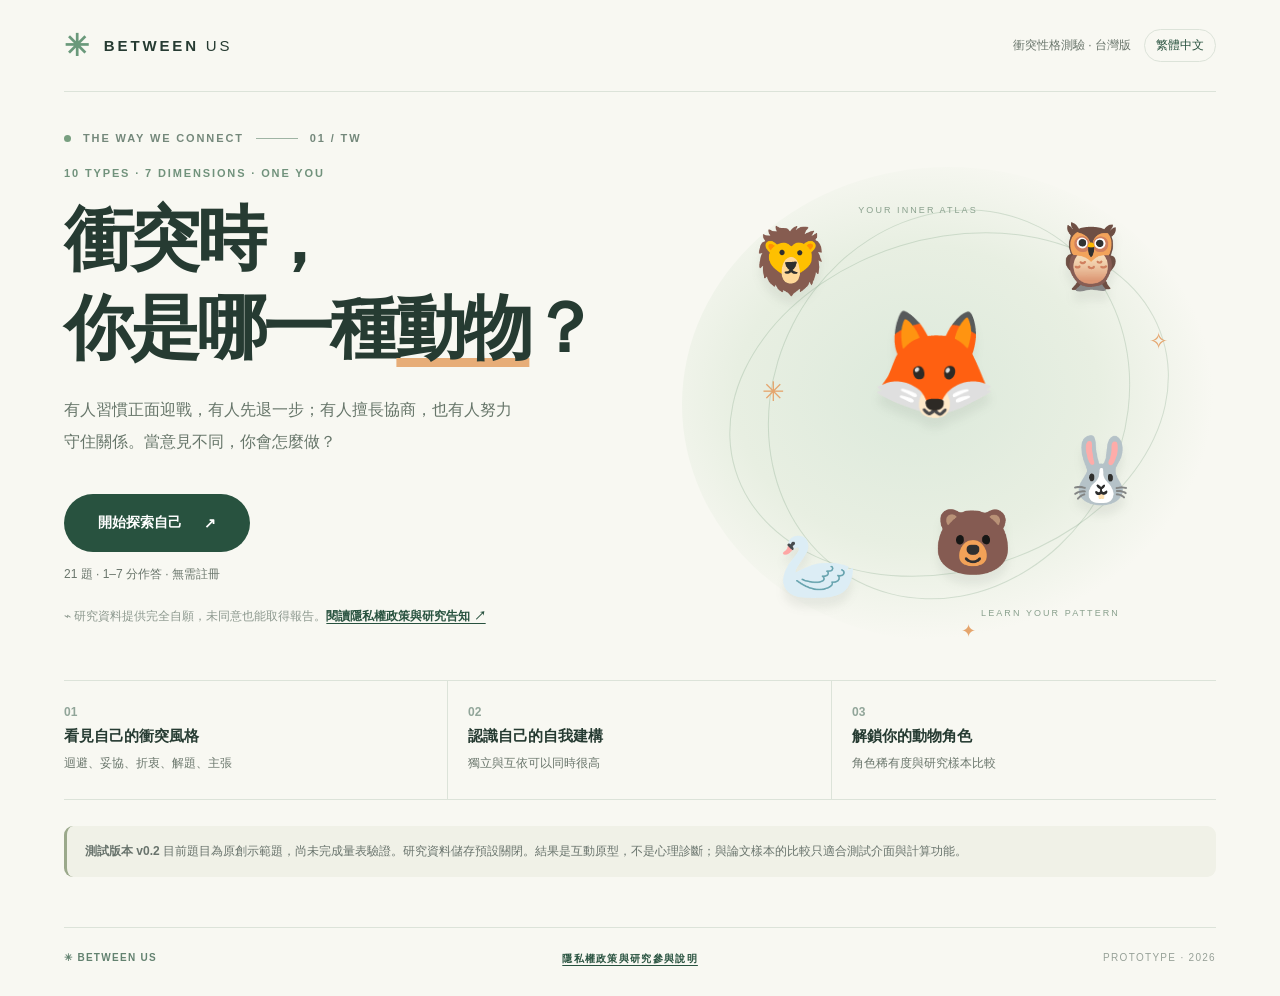
<file: index.html>
<!doctype html>
<html lang="zh-Hant-TW">
<head>
  <meta charset="utf-8" />
  <meta name="viewport" content="width=device-width, initial-scale=1" />
  <meta name="theme-color" content="#f7f7f1" />
  <meta name="description" content="認識你的衝突應對方式：十種動物角色、五種談判風格與兩種自我建構。" />
  <title>Between Us｜衝突時，你是哪一種動物？</title>
  <link rel="stylesheet" href="./styles.css" />
</head>
<body>
  <div class="page-shell">
    <header class="topbar" aria-label="網站導覽">
      <button type="button" id="brand-btn" class="brand" aria-label="回到首頁">
        <span class="brand-mark">✳</span>
        <span>BETWEEN <span class="brand-em">US</span></span>
      </button>
      <span class="topbar-note">衝突性格測驗 · 台灣版 <span class="language-chip">繁體中文</span></span>
    </header>

    <main id="main">
      <section class="screen home" id="screen-home" aria-labelledby="hero-title">
        <div class="eyebrow"><span class="eyebrow-dot"></span> THE WAY WE CONNECT <span class="eyebrow-line"></span> 01 / TW</div>
        <div class="hero-layout">
          <div class="hero-copy">
            <p class="overline">10 TYPES · 7 DIMENSIONS · ONE YOU</p>
            <h1 id="hero-title">衝突時，<br />你是哪一種<span class="underline-sketch">動物</span>？</h1>
            <p class="hero-description">有人習慣正面迎戰，有人先退一步；有人擅長協商，也有人努力守住關係。當意見不同，你會怎麼做？</p>
            <div class="hero-actions">
              <button id="start-btn" class="btn btn-primary btn-large" type="button">開始探索自己 <span aria-hidden="true">↗</span></button>
              <span class="tiny-detail">21 題 · 1–7 分作答 · 無需註冊</span>
            </div>
            <p class="privacy-note">⌁ 研究資料提供完全自願，未同意也能取得報告。<a class="policy-link" href="./privacy.html" target="_blank" rel="noopener">閱讀隱私權政策與研究告知 ↗</a></p>
          </div>
          <div class="hero-art" aria-hidden="true">
            <div class="art-orbit orbit-one"></div><div class="art-orbit orbit-two"></div>
            <span class="art-star star-one">✳</span><span class="art-star star-two">✧</span><span class="art-star star-three">✦</span>
            <span class="animal animal-fox">🦊</span><span class="animal animal-lion">🦁</span>
            <span class="animal animal-owl">🦉</span><span class="animal animal-rabbit">🐰</span>
            <span class="animal animal-swan">🦢</span><span class="animal animal-bear">🐻</span>
            <span class="orbit-label top-label">YOUR INNER ATLAS</span><span class="orbit-label bottom-label">LEARN YOUR PATTERN</span>
          </div>
        </div>
        <div class="quick-guide">
          <div><span class="guide-index">01</span><strong>看見自己的衝突風格</strong><small>迴避、妥協、折衷、解題、主張</small></div>
          <div><span class="guide-index">02</span><strong>認識自己的自我建構</strong><small>獨立與互依可以同時很高</small></div>
          <div><span class="guide-index">03</span><strong>解鎖你的動物角色</strong><small>角色稀有度與研究樣本比較</small></div>
        </div>
        <p class="notice home-notice"><strong>測試版本 v0.2</strong> 目前題目為原創示範題，尚未完成量表驗證。研究資料儲存預設關閉。結果是互動原型，不是心理診斷；與論文樣本的比較只適合測試介面與計算功能。</p>
      </section>

      <section class="screen quiz" id="screen-quiz" hidden aria-labelledby="question-title">
        <div class="quiz-layout">
          <div class="quiz-heading">
            <div class="eyebrow"><span class="eyebrow-dot"></span> YOUR INNER ATLAS</div>
            <h2>從你的直覺開始。</h2>
            <p>想想你平常與別人意見不同時的反應，選擇最接近自己的答案。沒有標準答案。</p>
          </div>
          <div class="quiz-card">
            <div class="progress-meta"><span id="progress-number">QUESTION 01 / 21</span><span id="progress-percent">5%</span></div>
            <div class="progress-track"><div id="progress-bar" class="progress-fill"></div></div>
            <p class="question-counter" id="question-counter">第 1 題</p>
            <h3 id="question-title">題目載入中...</h3>
            <div id="scale-options" class="scale-options" role="group" aria-label="同意程度：1 至 7 分"></div>
            <div class="scale-ends"><span>非常不同意</span><span>非常同意</span></div>
            <div class="quiz-footer">
              <button id="back-btn" class="btn btn-quiet" type="button">← 上一題</button>
              <span class="answer-state" id="answer-state" aria-live="polite">請選擇答案</span>
              <button id="next-btn" class="btn btn-primary" type="button" disabled>下一題 →</button>
            </div>
          </div>
          <p class="small-explain">小提示：在電腦上也可以直接按鍵盤的 1–7 作答。</p>
        </div>
      </section>


      <!-- 完成問卷後的基本資料頁：姓名不會放進研究資料傳輸內容 -->
      <section class="screen profile" id="screen-profile" hidden aria-labelledby="profile-title">
        <div class="quiz-layout">
          <div class="quiz-heading">
            <div class="eyebrow"><span class="eyebrow-dot"></span> BEFORE YOUR RESULT</div>
            <h2 id="profile-title">差一點點，就能認識你的角色。</h2>
            <p>填寫基本資料，讓你的結果報告更個人化。研究資料的提供完全自願。</p>
          </div>
          <form class="quiz-card profile-card" id="profile-form">
            <label class="form-label" for="profile-name">報告顯示的名字或暱稱 <span class="optional">選填</span></label>
            <input id="profile-name" class="profile-input" type="text" maxlength="40" autocomplete="nickname" placeholder="例如：小虹" />
            <p class="field-explain">只顯示在你自己的結果頁與自願複製的分享文字中，不上傳到研究資料庫。</p>

            <div class="form-columns">
              <div>
                <label class="form-label" for="profile-age">年齡 <span class="optional">選填；同意研究用途時需填</span></label>
                <input id="profile-age" class="profile-input" type="number" inputmode="numeric" min="1" max="120" placeholder="例如：27" />
              </div>
              <div>
                <label class="form-label" for="profile-gender">性別認同 <span class="optional">選填</span></label>
                <select id="profile-gender" class="profile-input">
                  <option value="undisclosed">不透露</option>
                  <option value="woman">女性</option>
                  <option value="man">男性</option>
                  <option value="nonbinary">非二元</option>
                  <option value="other">其他</option>
                </select>
              </div>
            </div>
            <div class="consent-card">
              <p class="form-label">研究資料使用同意 <span class="optional">自願</span></p>
              <p class="field-explain">若你年滿 18 歲並自願同意，我們才會將年齡、性別認同、21 題答案、七項計分、角色及問卷／同意版本送往研究資料庫。<strong>姓名／暱稱僅供個人化報告使用，不會存入研究資料庫。</strong></p>
              <p class="consent-links">請先閱讀 <a class="policy-link" href="./privacy.html" target="_blank" rel="noopener">完整隱私權政策與研究參與說明 ↗</a>。研究資料預定保存至 2037 年 11 月 14 日，主要資料庫位於澳洲雪梨。</p>
              <label class="check-label"><input id="research-consent" type="checkbox" /> <span>我已年滿 18 歲，已閱讀並理解 <a class="policy-link" href="./privacy.html" target="_blank" rel="noopener">隱私權政策與研究資料使用說明</a>，自願同意依其所述目的蒐集與使用本次問卷及基本背景資料。</span></label>
              <p class="field-explain">不同意也能查看完整結果；此方框預設不勾選。測驗仍為未經正式驗證的示範版本，正式研究招募須另確認適用的研究倫理程序。</p>
              <p id="storage-preview" class="storage-preview" role="status">研究資料儲存尚未啟用，不會上傳答案。</p>
            </div>
            <p id="profile-error" class="form-error" aria-live="polite" hidden></p>
            <div class="quiz-footer">
              <button id="profile-back" type="button" class="btn btn-quiet">← 返回上一題</button>
              <button id="profile-submit" class="btn btn-primary" type="submit">產生我的報告 ↗</button>
            </div>
          </form>
        </div>
      </section>

      <section class="screen results" id="screen-results" hidden aria-labelledby="result-title">
        <div class="result-topline"><span class="eyebrow"><span class="eyebrow-dot"></span> YOUR CHARACTER IS HERE</span><span class="result-stamp">TAIWAN EDITION / V0.2</span></div>
        <p id="report-personalization" class="personalized-greeting" hidden></p>
        <div class="result-hero">
          <div class="result-animal" id="result-animal" aria-hidden="true">🦊</div>
          <div class="result-headline">
            <p class="overline">YOUR NEGOTIATION CHARACTER</p>
            <h1 id="result-title">你的角色</h1>
            <p id="result-english" class="english-name"></p>
            <p id="result-quote" class="result-quote"></p>
            <p id="result-description" class="result-description"></p>
          </div>
        </div>
        <div id="result-warning" class="notice" hidden></div>
        <div class="result-grid">
          <article class="panel rarity-panel">
            <p class="panel-eyebrow">CHARACTER RARITY</p>
            <h2>你的角色有多稀有？</h2>
            <div class="rarity-stat" id="rarity-percent">—</div>
            <div class="tier" id="rarity-tier">—</div>
            <p id="rarity-text" class="muted"></p>
            <div class="rarity-footnote">資料基準：台灣研究樣本 N = 131。這不是全台灣人口比例。</div>
          </article>
          <article class="panel traits-panel">
            <p class="panel-eyebrow">YOUR CHARACTER NOTES</p>
            <h2>你在衝突中的樣子</h2>
            <div class="trait-block"><span class="trait-icon">✺</span><div><strong>你的優勢</strong><p id="role-strength"></p></div></div>
            <div class="trait-block"><span class="trait-icon">◇</span><div><strong>可以留意的盲點</strong><p id="role-caution"></p></div></div>
            <div class="trait-block"><span class="trait-icon">↗</span><div><strong>給你的提醒</strong><p id="role-advice"></p></div></div>
          </article>
          <article class="panel data-panel full-panel">
            <div class="panel-head"><div><p class="panel-eyebrow">HOW YOU HANDLE CONFLICT</p><h2>你的五種談判風格</h2></div><span class="panel-tag">1–7 分量表</span></div>
            <div id="style-chart" class="style-chart"></div>
            <p class="small-explain">深綠色：你的示範問卷分數｜淺綠色：論文台灣樣本平均。下方百分比是相對平均差異，不是超越多少人的排名。</p>
          </article>
          <article class="panel self-panel full-panel">
            <div class="panel-head"><div><p class="panel-eyebrow">HOW YOU SEE YOURSELF</p><h2>你的自我建構</h2></div><span class="panel-tag">Self-Construal</span></div>
            <div id="self-scores" class="self-cards"></div>
            <p class="small-explain">獨立與互依是兩個不同維度，可以同時很高。獨立自我建構也不等於完整的「主體性」概念。</p>
          </article>
        </div>
        <div id="research-save-status" class="notice" role="status"></div>
        <div class="research-disclaimer"><strong>關於這份結果</strong><p>本網站目前使用原創示範題目，未與論文使用的 DUTCH 和 Self-Construal 量表完成等值性驗證。因此角色分類與對研究樣本平均的比較，只是功能性示範；不能解讀為正式測量結果。稀有度是論文樣本按原研究資料計算的角色分布，不是所有玩家的分布，也不代表人口比例。</p></div>
        <div class="result-actions"><button id="copy-btn" type="button" class="btn btn-primary">複製分享文字 ↗</button><button id="restart-btn" type="button" class="btn btn-outline">重新測驗 ↻</button><span id="copy-status" class="copy-status" role="status" aria-live="polite"></span></div>
      </section>
    </main>
    <footer class="footer"><span>✳ BETWEEN US</span><a class="policy-link" href="./privacy.html">隱私權政策與研究參與說明</a><span>PROTOTYPE · 2026</span></footer>
  </div>
  <script src="./reference.js"></script>
  <script src="./data.js"></script>
  <script src="./logic.js"></script>
  <script src="./storage-config.js"></script>
  <script src="./app.js"></script>
</body>
</html>
</file>
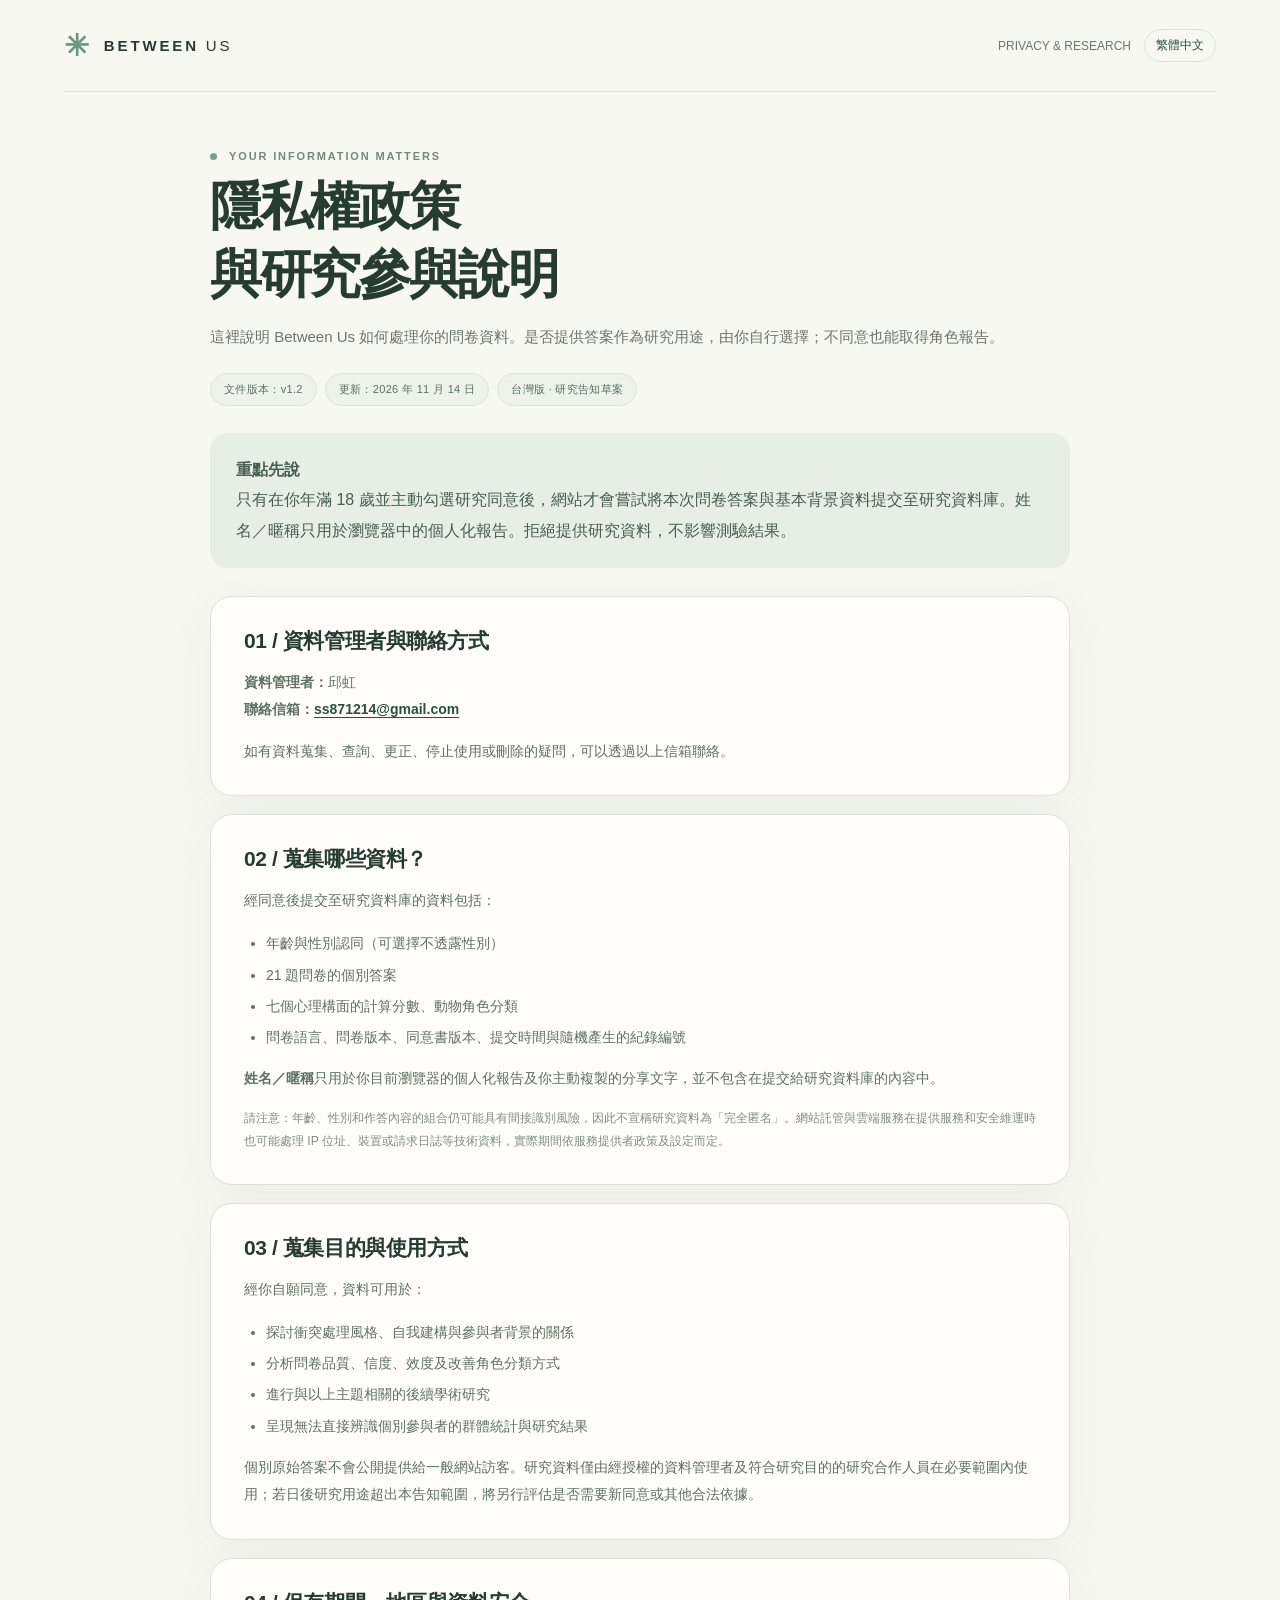
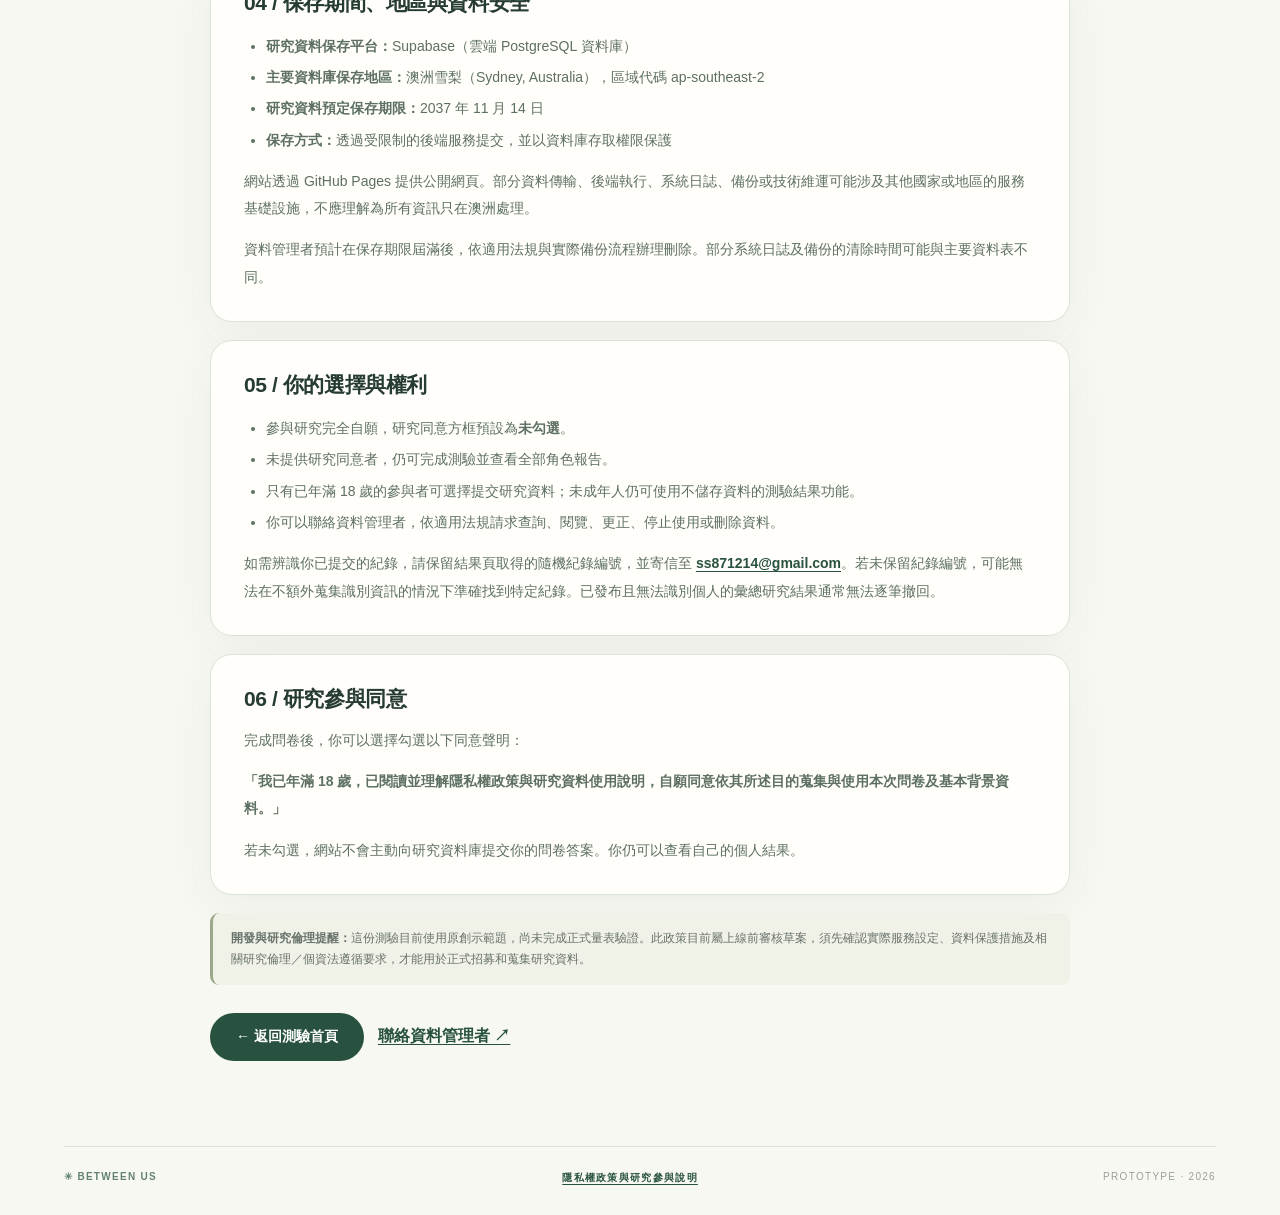
<file: privacy.html>
<!doctype html>
<html lang="zh-Hant-TW">
<head>
  <meta charset="utf-8" />
  <meta name="viewport" content="width=device-width, initial-scale=1" />
  <meta name="theme-color" content="#f7f7f1" />
  <meta name="description" content="Between Us 台灣版隱私權政策與研究參與告知，包含資料類別、研究用途、保存期限與參與者權利。" />
  <title>隱私權政策與研究參與說明｜Between Us</title>
  <link rel="stylesheet" href="./styles.css" />
</head>
<body>
  <div class="page-shell">
    <header class="topbar" aria-label="網站導覽">
      <a class="brand" href="./index.html" aria-label="返回 Between Us 首頁" style="text-decoration:none">
        <span class="brand-mark">✳</span><span>BETWEEN <span class="brand-em">US</span></span>
      </a>
      <span class="topbar-note">PRIVACY &amp; RESEARCH <span class="language-chip">繁體中文</span></span>
    </header>
    <main class="policy-main">
      <div class="policy-heading">
        <div class="eyebrow"><span class="eyebrow-dot"></span> YOUR INFORMATION MATTERS</div>
        <h1>隱私權政策<br />與研究參與說明</h1>
        <p class="policy-subtitle">這裡說明 Between Us 如何處理你的問卷資料。是否提供答案作為研究用途，由你自行選擇；不同意也能取得角色報告。</p>
        <div class="policy-meta">
          <span class="policy-chip">文件版本：v1.2</span>
          <span class="policy-chip">更新：2026 年 11 月 14 日</span>
          <span class="policy-chip">台灣版 · 研究告知草案</span>
        </div>
      </div>
      <div class="policy-highlight"><strong>重點先說</strong><div>只有在你年滿 18 歲並主動勾選研究同意後，網站才會嘗試將本次問卷答案與基本背景資料提交至研究資料庫。姓名／暱稱只用於瀏覽器中的個人化報告。拒絕提供研究資料，不影響測驗結果。</div></div>
      <section class="policy-card" aria-labelledby="privacy-manager"><h2 id="privacy-manager">01 / 資料管理者與聯絡方式</h2>
        <p><strong>資料管理者：</strong>邱虹<br /><strong>聯絡信箱：</strong><a class="policy-link" href="mailto:ss871214@gmail.com">ss871214@gmail.com</a></p>
        <p>如有資料蒐集、查詢、更正、停止使用或刪除的疑問，可以透過以上信箱聯絡。</p>
      </section>
      <section class="policy-card" aria-labelledby="privacy-data"><h2 id="privacy-data">02 / 蒐集哪些資料？</h2>
        <p>經同意後提交至研究資料庫的資料包括：</p>
        <ul><li>年齡與性別認同（可選擇不透露性別）</li><li>21 題問卷的個別答案</li><li>七個心理構面的計算分數、動物角色分類</li><li>問卷語言、問卷版本、同意書版本、提交時間與隨機產生的紀錄編號</li></ul>
        <p><strong>姓名／暱稱</strong>只用於你目前瀏覽器的個人化報告及你主動複製的分享文字，並不包含在提交給研究資料庫的內容中。</p>
        <p class="policy-small">請注意：年齡、性別和作答內容的組合仍可能具有間接識別風險，因此不宣稱研究資料為「完全匿名」。網站託管與雲端服務在提供服務和安全維運時也可能處理 IP 位址、裝置或請求日誌等技術資料，實際期間依服務提供者政策及設定而定。</p>
      </section>
      <section class="policy-card" aria-labelledby="privacy-purpose"><h2 id="privacy-purpose">03 / 蒐集目的與使用方式</h2>
        <p>經你自願同意，資料可用於：</p>
        <ul><li>探討衝突處理風格、自我建構與參與者背景的關係</li><li>分析問卷品質、信度、效度及改善角色分類方式</li><li>進行與以上主題相關的後續學術研究</li><li>呈現無法直接辨識個別參與者的群體統計與研究結果</li></ul>
        <p>個別原始答案不會公開提供給一般網站訪客。研究資料僅由經授權的資料管理者及符合研究目的的研究合作人員在必要範圍內使用；若日後研究用途超出本告知範圍，將另行評估是否需要新同意或其他合法依據。</p>
      </section>
      <section class="policy-card" aria-labelledby="privacy-storage"><h2 id="privacy-storage">04 / 保存期間、地區與資料安全</h2>
        <ul><li><strong>研究資料保存平台：</strong>Supabase（雲端 PostgreSQL 資料庫）</li><li><strong>主要資料庫保存地區：</strong>澳洲雪梨（Sydney, Australia），區域代碼 ap-southeast-2</li><li><strong>研究資料預定保存期限：</strong>2037 年 11 月 14 日</li><li><strong>保存方式：</strong>透過受限制的後端服務提交，並以資料庫存取權限保護</li></ul>
        <p>網站透過 GitHub Pages 提供公開網頁。部分資料傳輸、後端執行、系統日誌、備份或技術維運可能涉及其他國家或地區的服務基礎設施，不應理解為所有資訊只在澳洲處理。</p>
        <p>資料管理者預計在保存期限屆滿後，依適用法規與實際備份流程辦理刪除。部分系統日誌及備份的清除時間可能與主要資料表不同。</p>
      </section>
      <section class="policy-card" aria-labelledby="privacy-choices"><h2 id="privacy-choices">05 / 你的選擇與權利</h2>
        <ul><li>參與研究完全自願，研究同意方框預設為<strong>未勾選</strong>。</li><li>未提供研究同意者，仍可完成測驗並查看全部角色報告。</li><li>只有已年滿 18 歲的參與者可選擇提交研究資料；未成年人仍可使用不儲存資料的測驗結果功能。</li><li>你可以聯絡資料管理者，依適用法規請求查詢、閱覽、更正、停止使用或刪除資料。</li></ul>
        <p>如需辨識你已提交的紀錄，請保留結果頁取得的隨機紀錄編號，並寄信至 <a class="policy-link" href="mailto:ss871214@gmail.com">ss871214@gmail.com</a>。若未保留紀錄編號，可能無法在不額外蒐集識別資訊的情況下準確找到特定紀錄。已發布且無法識別個人的彙總研究結果通常無法逐筆撤回。</p>
      </section>
      <section class="policy-card" aria-labelledby="privacy-consent"><h2 id="privacy-consent">06 / 研究參與同意</h2>
        <p>完成問卷後，你可以選擇勾選以下同意聲明：</p>
        <p><strong>「我已年滿 18 歲，已閱讀並理解隱私權政策與研究資料使用說明，自願同意依其所述目的蒐集與使用本次問卷及基本背景資料。」</strong></p>
        <p>若未勾選，網站不會主動向研究資料庫提交你的問卷答案。你仍可以查看自己的個人結果。</p>
      </section>
      <div class="notice"><strong>開發與研究倫理提醒：</strong>這份測驗目前使用原創示範題，尚未完成正式量表驗證。此政策目前屬上線前審核草案，須先確認實際服務設定、資料保護措施及相關研究倫理／個資法遵循要求，才能用於正式招募和蒐集研究資料。</div>
      <div class="policy-actions"><a href="./index.html" class="btn btn-primary" style="text-decoration:none">← 返回測驗首頁</a><a class="policy-link" href="mailto:ss871214@gmail.com">聯絡資料管理者 ↗</a></div>
    </main>
    <footer class="footer"><span>✳ BETWEEN US</span><a class="policy-link" href="./privacy.html">隱私權政策與研究參與說明</a><span>PROTOTYPE · 2026</span></footer>
  </div>
</body>
</html>
</file>
<file: styles.css>
:root{--bg:#f8f8f2;--paper:#fffefa;--ink:#263b32;--sub:#6a766c;--border:#dce3d9;--light:#e9efe5;--dark:#28523f;--mint:#b8cdbb;--apricot:#e7ad78;--radius:22px;--shadow:0 14px 50px rgba(44,70,49,.055)}
*{box-sizing:border-box}html{scroll-behavior:smooth}body{margin:0;background:var(--bg);font-family:-apple-system,BlinkMacSystemFont,"Noto Sans TC","PingFang TC","Microsoft JhengHei",sans-serif;color:var(--ink);-webkit-font-smoothing:antialiased}button{font:inherit}button:focus-visible{outline:3px solid #a4bda5;outline-offset:4px}[hidden]{display:none!important}.page-shell{max-width:1280px;padding:0 5vw;margin:auto}.topbar{min-height:92px;display:flex;align-items:center;justify-content:space-between;border-bottom:1px solid var(--border)}.brand{display:inline-flex;align-items:center;gap:12px;letter-spacing:.19em;color:var(--ink);font-weight:800;font-size:15px;border:0;background:transparent;cursor:pointer;padding:8px 0}.brand-mark{font-size:30px;color:#6a997b;line-height:1}.brand-em{font-weight:500}.topbar-note{font-size:12px;color:var(--sub);display:flex;align-items:center;gap:13px}.language-chip{border:1px solid var(--border);border-radius:30px;padding:7px 11px;color:var(--dark)}.eyebrow,.overline,.panel-eyebrow{font-size:11px;letter-spacing:.17em;font-weight:750}.eyebrow{display:flex;align-items:center;gap:12px;color:#74887b}.eyebrow-dot{display:inline-block;width:7px;height:7px;border-radius:100%;background:#789f80}.eyebrow-line{width:42px;border-top:1px solid #9fb4a4}.home{padding:40px 0 50px}.hero-layout{min-height:520px;display:grid;grid-template-columns:1.05fr .95fr;gap:28px;align-items:center}.hero-copy{padding:22px 0 38px}.overline{color:#71927c;margin:0 0 16px}h1,h2,h3,p{margin-top:0}.hero-copy h1{font-size:clamp(44px,5.5vw,76px);line-height:1.26;letter-spacing:-.05em;margin:0 0 22px;font-weight:850}.underline-sketch{text-decoration:underline;text-decoration-color:var(--apricot);text-decoration-thickness:9px;text-underline-offset:6px}.hero-description{font-size:16px;color:#67766a;max-width:460px;line-height:2;margin:0 0 36px}.hero-actions{display:flex;flex-direction:column;align-items:start;gap:14px}.btn{padding:13px 25px;cursor:pointer;border-radius:100px;border:1px solid transparent;font-size:14px;font-weight:700;display:inline-flex;align-items:center;justify-content:center;gap:22px;min-height:48px;transition:transform .2s,opacity .2s,background .2s}.btn:hover:not(:disabled){transform:translateY(-2px)}.btn:disabled{opacity:.38;cursor:not-allowed}.btn-primary{background:var(--dark);color:#fff}.btn-primary:hover:not(:disabled){background:#1e4131}.btn-large{min-height:58px;padding:16px 33px}.btn-quiet{background:transparent;color:var(--dark)}.btn-outline{background:transparent;border-color:#afc2b1;color:var(--ink)}.tiny-detail{color:var(--sub);font-size:12px}.privacy-note{font-size:12px;color:#8d998f;margin:25px 0 0}.hero-art{height:475px;position:relative;border-radius:50%;background:radial-gradient(ellipse at 44% 48%,#dce9db 0%,#e8efe2 43%,transparent 70%);isolation:isolate}.art-orbit{position:absolute;border:1px solid rgba(101,145,109,.23);border-radius:50%;inset:15% 8%;transform:rotate(-17deg)}.orbit-two{inset:8% 17%;transform:rotate(27deg)}.animal{position:absolute;font-size:clamp(42px,5vw,72px);filter:drop-shadow(0 10px 4px rgba(67,78,64,.08));transition:transform .5s}.animal:hover{transform:rotate(-10deg) scale(1.12)}.animal-fox{top:29%;left:35%;font-size:104px}.animal-lion{top:12%;left:13%}.animal-owl{top:11%;right:16%}.animal-rabbit{top:56%;right:14%}.animal-swan{bottom:8%;left:18%}.animal-bear{bottom:13%;right:38%}.orbit-label{position:absolute;font-size:9px;letter-spacing:.23em;color:#8aa18e}.top-label{top:8%;left:33%}.bottom-label{bottom:5%;right:18%}.art-star{position:absolute;color:#e5a56d}.star-one{left:15%;top:44%;font-size:27px}.star-two{right:9%;top:34%;font-size:23px}.star-three{right:45%;bottom:0;font-size:18px}.quick-guide{display:grid;grid-template-columns:repeat(3,1fr);border-top:1px solid var(--border);border-bottom:1px solid var(--border);margin-top:16px}.quick-guide>div{padding:24px 20px 26px;display:flex;flex-direction:column;gap:8px;border-right:1px solid var(--border)}.quick-guide>div:first-child{padding-left:0}.quick-guide>div:last-child{border-right:0}.guide-index{font-size:12px;color:#91a599;font-weight:700}.quick-guide strong{font-size:15px}.quick-guide small{font-size:12px;line-height:1.6;color:var(--sub)}.notice{padding:15px 18px;background:#f0f1e7;border-left:3px solid #9ba98b;border-radius:9px;font-size:12px;line-height:1.75;color:#68736c}.home-notice{margin:26px 0 0}.footer{border-top:1px solid var(--border);display:flex;justify-content:space-between;gap:12px;font-size:10px;color:#97a198;letter-spacing:.13em;padding:24px 0 30px}.footer span:first-child{font-weight:800;color:#638270}.quiz{min-height:710px;display:flex;align-items:center;justify-content:center;padding:70px 0}.quiz-layout{max-width:760px;width:100%}.quiz-heading{text-align:center;margin:0 auto 36px}.quiz-heading .eyebrow{justify-content:center}.quiz-heading h2{font-size:clamp(27px,4vw,39px);letter-spacing:-.04em;margin:14px 0 10px}.quiz-heading p{font-size:14px;color:var(--sub);line-height:1.8;max-width:570px;margin:auto}.quiz-card,.panel{background:var(--paper);border:1px solid var(--border);border-radius:var(--radius);box-shadow:var(--shadow)}.quiz-card{padding:34px clamp(20px,5vw,48px) 26px}.progress-meta{display:flex;justify-content:space-between;font-size:11px;font-weight:750;letter-spacing:.14em;color:#8a9a8c}.progress-track{height:7px;border-radius:50px;background:#e9eee7;margin:13px 0 49px;overflow:hidden}.progress-fill{width:0;background:#8fac92;height:100%;border-radius:50px;transition:width .28s}.question-counter{font-size:12px;color:#8da194;margin-bottom:16px}.quiz-card h3{font-size:clamp(20px,3vw,27px);line-height:1.65;letter-spacing:-.025em;min-height:104px;margin:0 0 34px}.scale-options{display:grid;grid-template-columns:repeat(7,minmax(0,1fr));gap:12px;align-items:center}.scale-button{background:#f6f8f4;border:1px solid #dce5dc;color:#53735d;border-radius:50%;aspect-ratio:1;display:grid;place-items:center;font-size:20px;font-weight:700;cursor:pointer;min-width:0;transition:.17s}.scale-button:hover{background:#e5efe6;transform:translateY(-3px)}.scale-button.selected{background:var(--dark);color:white;border-color:var(--dark);box-shadow:0 5px 0 #adc4b2}.scale-ends{display:flex;justify-content:space-between;color:var(--sub);font-size:12px;margin-top:17px}.quiz-footer{display:flex;align-items:center;justify-content:space-between;border-top:1px solid var(--border);margin-top:46px;padding-top:20px;gap:8px}.answer-state{font-size:11px;color:#889789}.small-explain{font-size:11px;line-height:1.75;color:#87978b}.quiz-layout>.small-explain{text-align:center;margin:20px 0 0}.results{padding:50px 0 75px}.result-topline{display:flex;justify-content:space-between;align-items:center;margin-bottom:20px}.result-stamp{font-size:10px;letter-spacing:.12em;color:#8fa393}.result-hero{display:grid;grid-template-columns:280px 1fr;gap:45px;align-items:center;padding:35px 42px;background:#e7efe5;border-radius:28px;margin-bottom:22px;overflow:hidden;position:relative}.result-hero:after{content:'✳';font-size:240px;opacity:.06;position:absolute;right:-10px;top:-90px}.result-animal{font-size:170px;line-height:1.3;text-align:center;filter:drop-shadow(5px 13px 8px rgba(50,88,58,.13))}.result-headline h1{font-size:clamp(36px,5vw,57px);letter-spacing:-.05em;margin:0 0 4px}.english-name{font-size:13px;color:#78917d;font-weight:700;letter-spacing:.05em}.result-quote{font-weight:750;font-size:19px;margin:22px 0 14px}.result-description{font-size:14px;line-height:1.85;color:#526c5b;max-width:560px;margin:0}.result-grid{display:grid;grid-template-columns:1fr 1fr;gap:20px;margin-top:20px}.panel{padding:30px 30px 27px;min-width:0}.panel-eyebrow{font-size:10px;color:#7b9682;letter-spacing:.14em;margin:0 0 12px}.panel h2{font-size:22px;line-height:1.4;letter-spacing:-.035em;margin:0 0 25px}.rarity-panel{background:#fcf5e9;border-color:#f0dec4}.rarity-stat{font-size:clamp(66px,7vw,90px);line-height:1;letter-spacing:-.08em;font-weight:850;color:#9b6339;margin:14px 0}.tier{display:inline-block;border-radius:100px;background:#edd5b7;color:#87603c;padding:7px 15px;font-size:11px;font-weight:750;letter-spacing:.09em;margin-bottom:13px}.muted{color:var(--sub);line-height:1.8;font-size:13px}.rarity-footnote{border-top:1px solid #efdfc8;margin-top:25px;padding-top:15px;font-size:10px;color:#a48b6c;line-height:1.7}.trait-block{display:flex;gap:14px;margin-bottom:20px}.trait-block:last-child{margin-bottom:0}.trait-icon{display:grid;place-items:center;flex:none;border-radius:12px;width:33px;height:33px;background:var(--light);color:#678d76;font-size:17px}.trait-block strong{font-size:14px}.trait-block p{margin:6px 0 0;font-size:13px;line-height:1.7;color:var(--sub)}.full-panel{grid-column:1/-1}.panel-head{display:flex;justify-content:space-between;align-items:start;gap:12px}.panel-tag{font-size:11px;padding:7px 11px;background:#f1f5ef;border-radius:100px;color:#7b9380;white-space:nowrap}.style-chart{display:grid;gap:21px}.score-row{display:grid;grid-template-columns:125px 1fr 140px;gap:16px;align-items:center}.score-label{font-size:14px;font-weight:700}.score-bars{display:flex;flex-direction:column;gap:7px}.score-track{background:#edf1e9;border-radius:50px;overflow:hidden;height:10px}.score-fill{height:100%;background:#35684f;border-radius:50px}.score-fill.reference{background:#c6d5c8}.score-measure{text-align:right;display:flex;flex-direction:column;gap:2px}.score-measure strong{font-size:13px}.score-measure span{font-size:11px;color:#799080}.score-measure .negative{color:#ac765f}.data-panel>.small-explain{margin:25px 0 0}.self-cards{display:grid;grid-template-columns:repeat(2,1fr);gap:15px}.self-card{padding:23px;background:#f1f5ef;border-radius:18px}.self-card .mini-label{font-size:12px;color:#78907c}.self-card .big-score{font-size:37px;font-weight:800;margin:12px 0 7px;letter-spacing:-.06em}.self-card .big-score small{font-size:15px;color:#869c8a;font-weight:500}.self-card .diff{font-size:13px;font-weight:700;color:#387651}.self-card .diff.negative{color:#a87457}.self-card .avg-note{font-size:11px;color:#839688;margin:9px 0 0}.self-panel>.small-explain{margin:15px 0 0}.research-disclaimer{background:#f1f3ed;border-radius:15px;padding:20px 22px;margin-top:22px;color:#728174;font-size:12px;line-height:1.8}.research-disclaimer p{margin:7px 0 0}.result-actions{display:flex;gap:14px;align-items:center;flex-wrap:wrap;margin-top:26px}.copy-status{font-size:12px;color:#5a896b}.results>.notice{margin-bottom:20px}.footer{margin-top:0}@media(max-width:880px){.hero-layout{grid-template-columns:1fr;gap:0}.hero-copy{padding-bottom:0}.hero-art{height:350px;max-width:500px;width:100%;justify-self:center;margin-bottom:20px}.animal-fox{font-size:88px}.animal{font-size:57px}.quick-guide{grid-template-columns:1fr}.quick-guide>div{border-right:0;border-bottom:1px solid var(--border);padding-left:0}.quick-guide>div:last-child{border:0}.result-hero{grid-template-columns:200px 1fr;gap:20px}.result-animal{font-size:128px}.score-row{grid-template-columns:100px 1fr 115px;gap:10px}}@media(max-width:640px){.page-shell{padding:0 20px}.topbar{min-height:72px}.brand{font-size:12px}.brand-mark{font-size:25px}.topbar-note{font-size:10px}.language-chip{display:none}.home{padding:28px 0 32px}.hero-copy h1{font-size:45px}.hero-description{font-size:14px}.hero-art{height:315px;margin-top:0}.animal-fox{font-size:78px;left:33%}.animal{font-size:46px}.top-label,.bottom-label{font-size:8px}.quiz{padding:48px 0;min-height:650px}.quiz-card{padding:25px 17px}.quiz-card h3{min-height:120px}.scale-options{gap:6px}.scale-button{font-size:16px}.quiz-footer{margin-top:37px}.quiz-footer .btn{padding:10px 14px;font-size:12px;gap:4px}.answer-state{font-size:10px}.results{padding:32px 0 55px}.result-stamp{font-size:9px}.result-hero{grid-template-columns:1fr;text-align:center;padding:26px 21px;gap:4px}.result-animal{font-size:120px}.result-headline h1{font-size:40px}.result-quote{font-size:17px}.result-grid{grid-template-columns:1fr}.full-panel{grid-column:1}.panel{padding:23px 20px}.score-row{grid-template-columns:80px 1fr 87px;gap:6px}.score-label{font-size:12px}.score-measure strong{font-size:11px}.score-measure span{font-size:10px}.self-cards{grid-template-columns:1fr}.panel-head{align-items:start}.panel-tag{font-size:9px}.footer{flex-wrap:wrap;line-height:1.6;font-size:9px}.footer span:nth-child(2){display:none}}@media(prefers-reduced-motion:reduce){*,*:before,*:after{scroll-behavior:auto!important;transition:none!important}}@media print{.topbar,.footer,.result-actions,.home,.quiz{display:none!important}.page-shell{max-width:none}.results{padding:0}.panel,.result-hero{break-inside:avoid;box-shadow:none}.result-grid{gap:10px}}

/* Profile and consent screen (v0.2) */
.profile{min-height:700px;display:flex;align-items:center;justify-content:center;padding:55px 0 70px}
.profile .quiz-layout{max-width:720px}
.profile-card{display:block}
.form-label{font-size:14px;font-weight:750;display:block;margin:0 0 10px}
.optional{font-size:11px;font-weight:500;color:var(--sub)}
.profile-input{width:100%;min-height:48px;border:1px solid #cddace;border-radius:12px;background:#fff;color:var(--ink);font-size:15px;padding:12px 15px;font-family:inherit}
.profile-input:focus-visible{outline:3px solid #a4bda5;outline-offset:2px}
.field-explain{font-size:12px;line-height:1.8;color:var(--sub);margin:8px 0 23px}
.form-columns{display:grid;grid-template-columns:1fr 1fr;gap:18px;margin-top:27px}
.consent-card{margin-top:32px;padding:20px 21px;background:#f2f6f0;border-radius:16px}
.consent-card .field-explain{margin-bottom:12px}
.check-label{display:flex;align-items:flex-start;gap:12px;font-size:13px;line-height:1.6;font-weight:650;cursor:pointer}
.check-label input{margin-top:4px;accent-color:var(--dark);width:17px;height:17px;flex:none}
.storage-preview{font-size:12px;color:#8a6b4d;background:#fcf4e7;border-radius:9px;padding:10px 13px;margin:18px 0 0}
.form-error{font-size:12px;color:#aa463f;background:#fff0ed;padding:10px 14px;border-radius:9px;margin:15px 0 0}
.personalized-greeting{font-size:18px;font-weight:750;margin:0 0 20px;color:var(--dark)}
#research-save-status{margin-top:22px}
@media(max-width:640px){.profile{padding:35px 0 50px}.form-columns{grid-template-columns:1fr}.profile-card{padding:23px 19px}}


/* Privacy disclosure and consent links (v1.2) */
a.policy-link{color:var(--dark);text-decoration:underline;text-underline-offset:3px;font-weight:700;transition:color .15s}
a.policy-link:hover{color:#477b57}
a.policy-link:focus-visible{outline:3px solid #a4bda5;outline-offset:3px}
.consent-links{font-size:12px;color:#56695a;line-height:1.85;margin:4px 0 14px}
.check-label a{font-weight:750}
.policy-main{max-width:860px;margin:0 auto;padding:58px 0 85px}
.policy-heading{margin:0 0 27px}
.policy-heading h1{font-size:clamp(33px,4.1vw,52px);letter-spacing:-.045em;line-height:1.3;margin:11px 0 15px}
.policy-subtitle{line-height:1.85;color:var(--sub);font-size:15px}
.policy-meta{display:flex;flex-wrap:wrap;gap:8px;margin-top:22px}
.policy-chip{font-size:11px;letter-spacing:.03em;background:#edf3ea;border:1px solid var(--border);border-radius:99px;padding:8px 13px;color:#58735e}
.policy-highlight{background:#e7efe5;padding:22px 26px;border-radius:18px;margin:24px 0 28px;line-height:1.9;color:#45604c}
.policy-card{background:var(--paper);border:1px solid var(--border);border-radius:22px;padding:30px 33px;margin:18px 0;box-shadow:var(--shadow)}
.policy-card h2{font-size:21px;margin:0 0 14px;letter-spacing:-.02em}
.policy-card p,.policy-card li{font-size:14px;line-height:1.95;color:#5e7062}
.policy-card p:last-child,.policy-card ul:last-child{margin-bottom:0}
.policy-card ul{padding-left:22px;margin:6px 0 12px}
.policy-card li{padding:2px 0}
.policy-small{font-size:12px!important;color:#7d8d80!important}
.policy-actions{margin-top:28px;display:flex;align-items:center;flex-wrap:wrap;gap:14px}
@media(max-width:640px){.policy-main{padding:32px 0 54px}.policy-card{padding:22px 19px}.policy-highlight{padding:18px 19px}}
</file>
